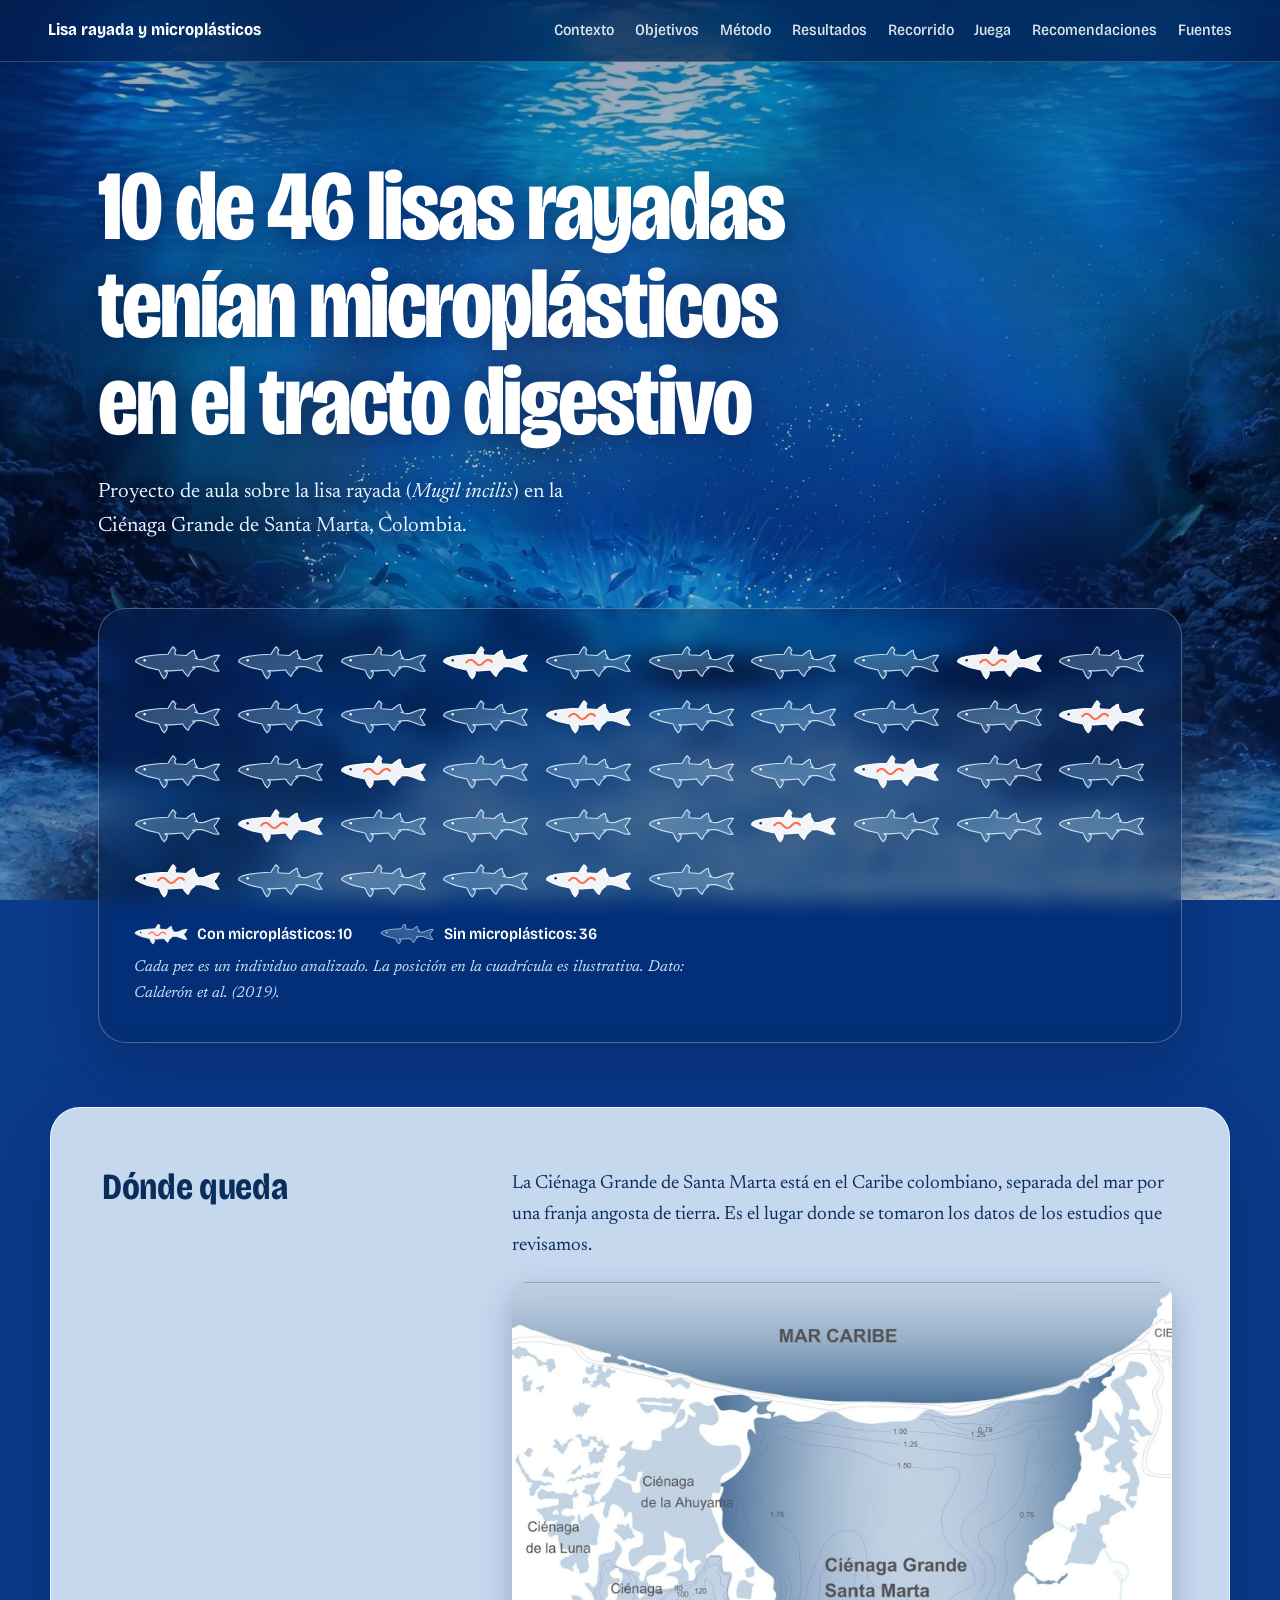
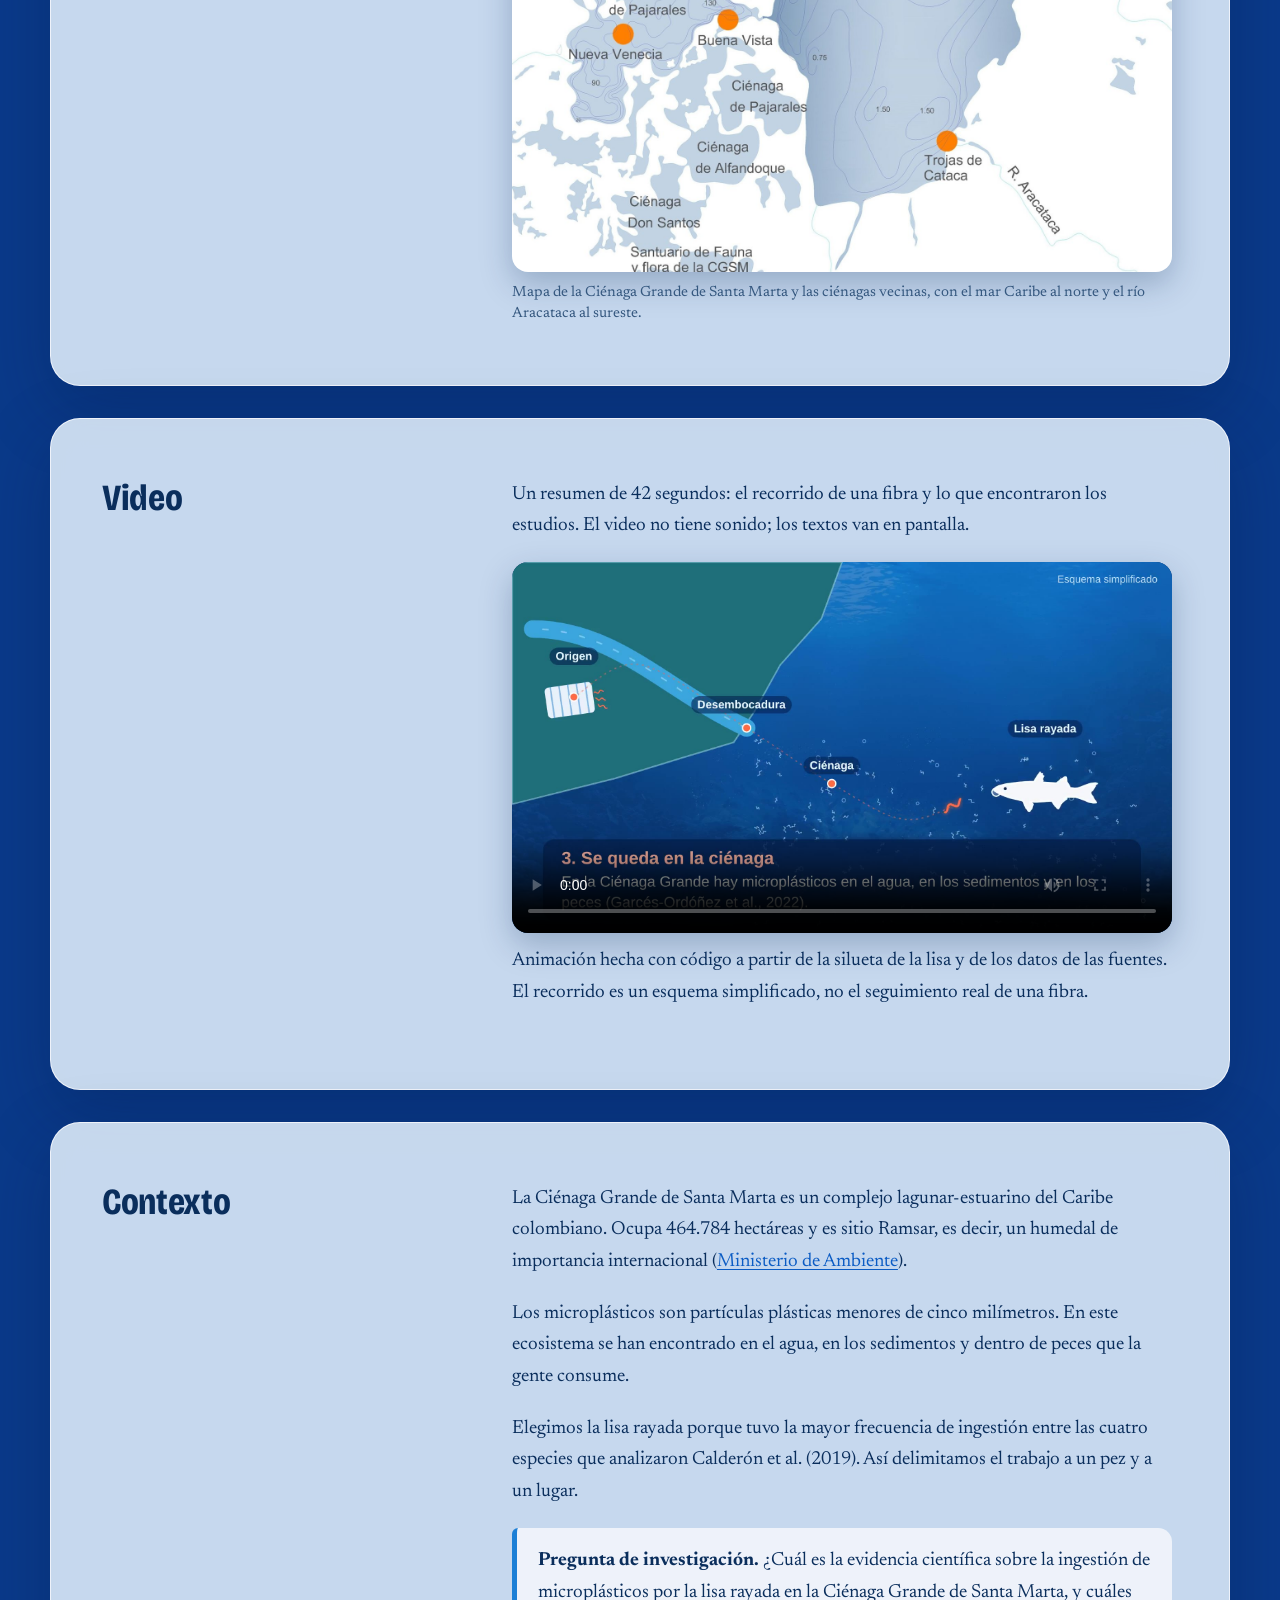
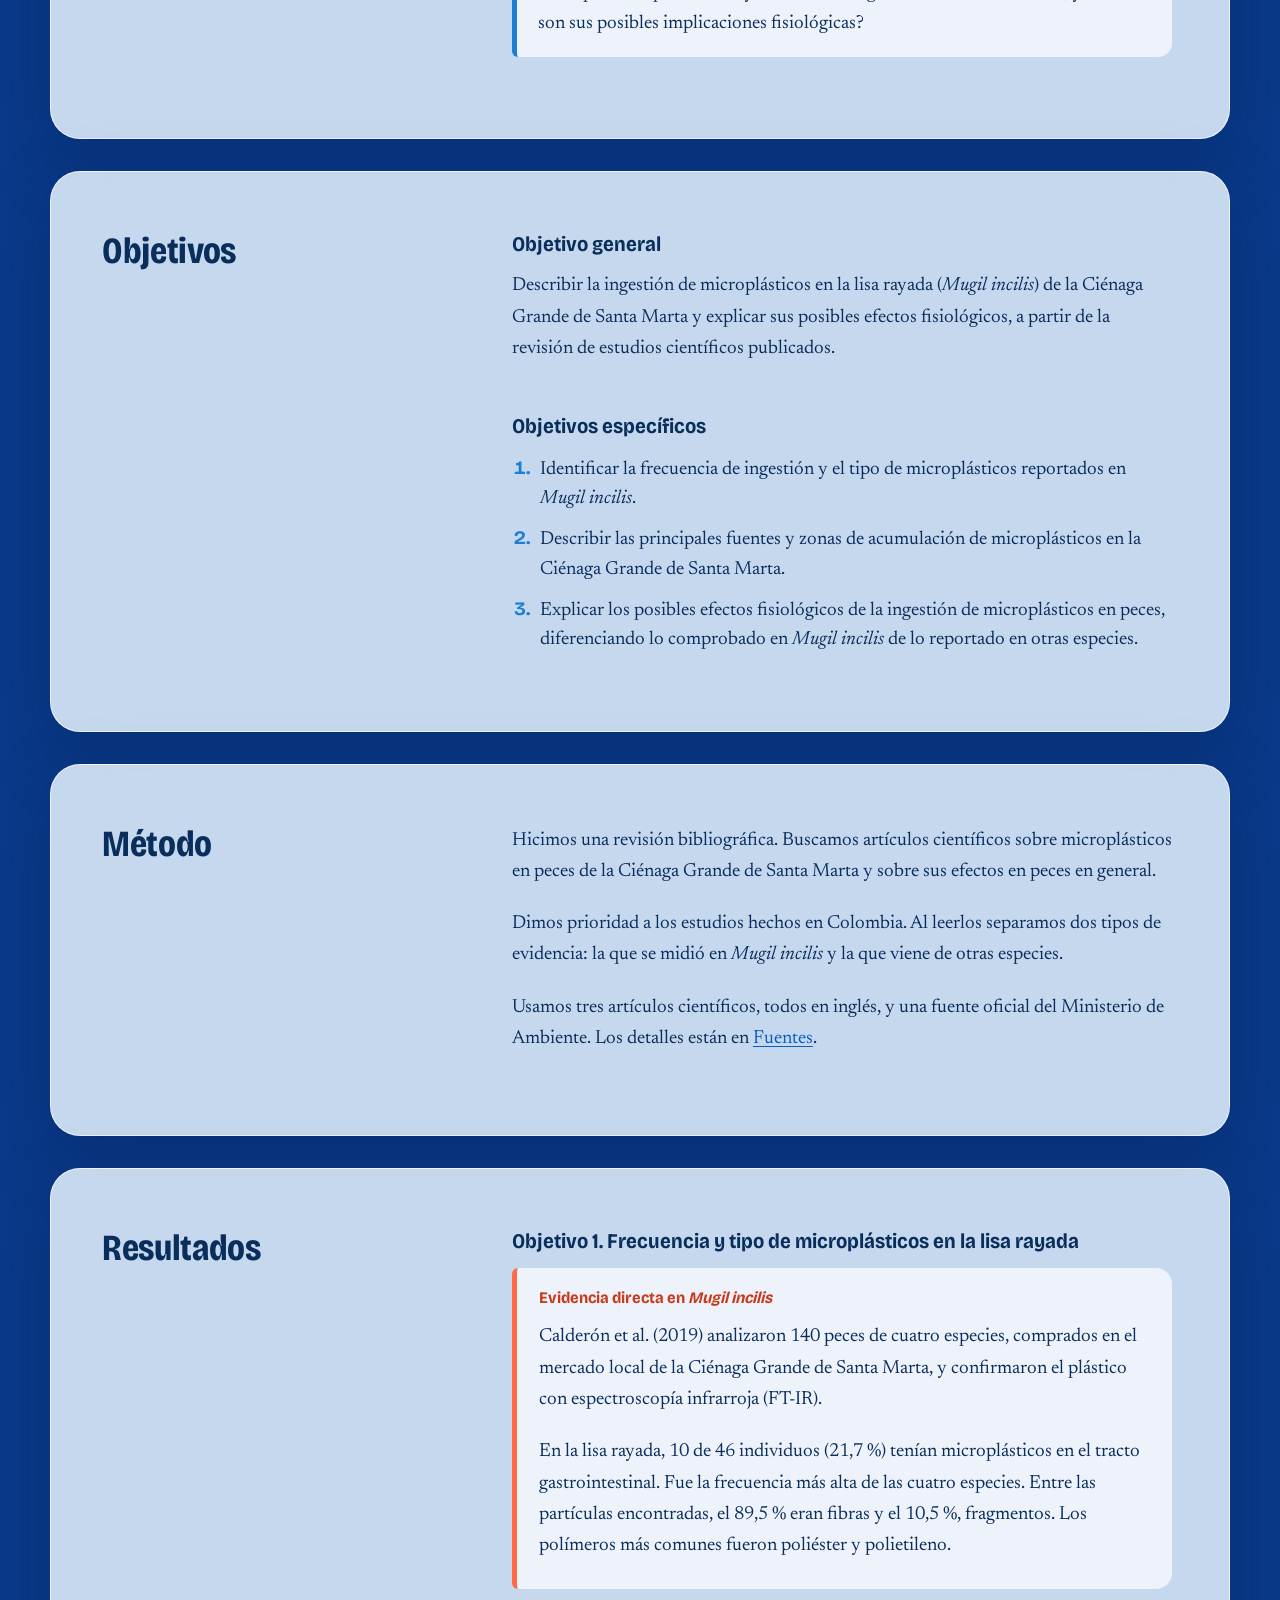
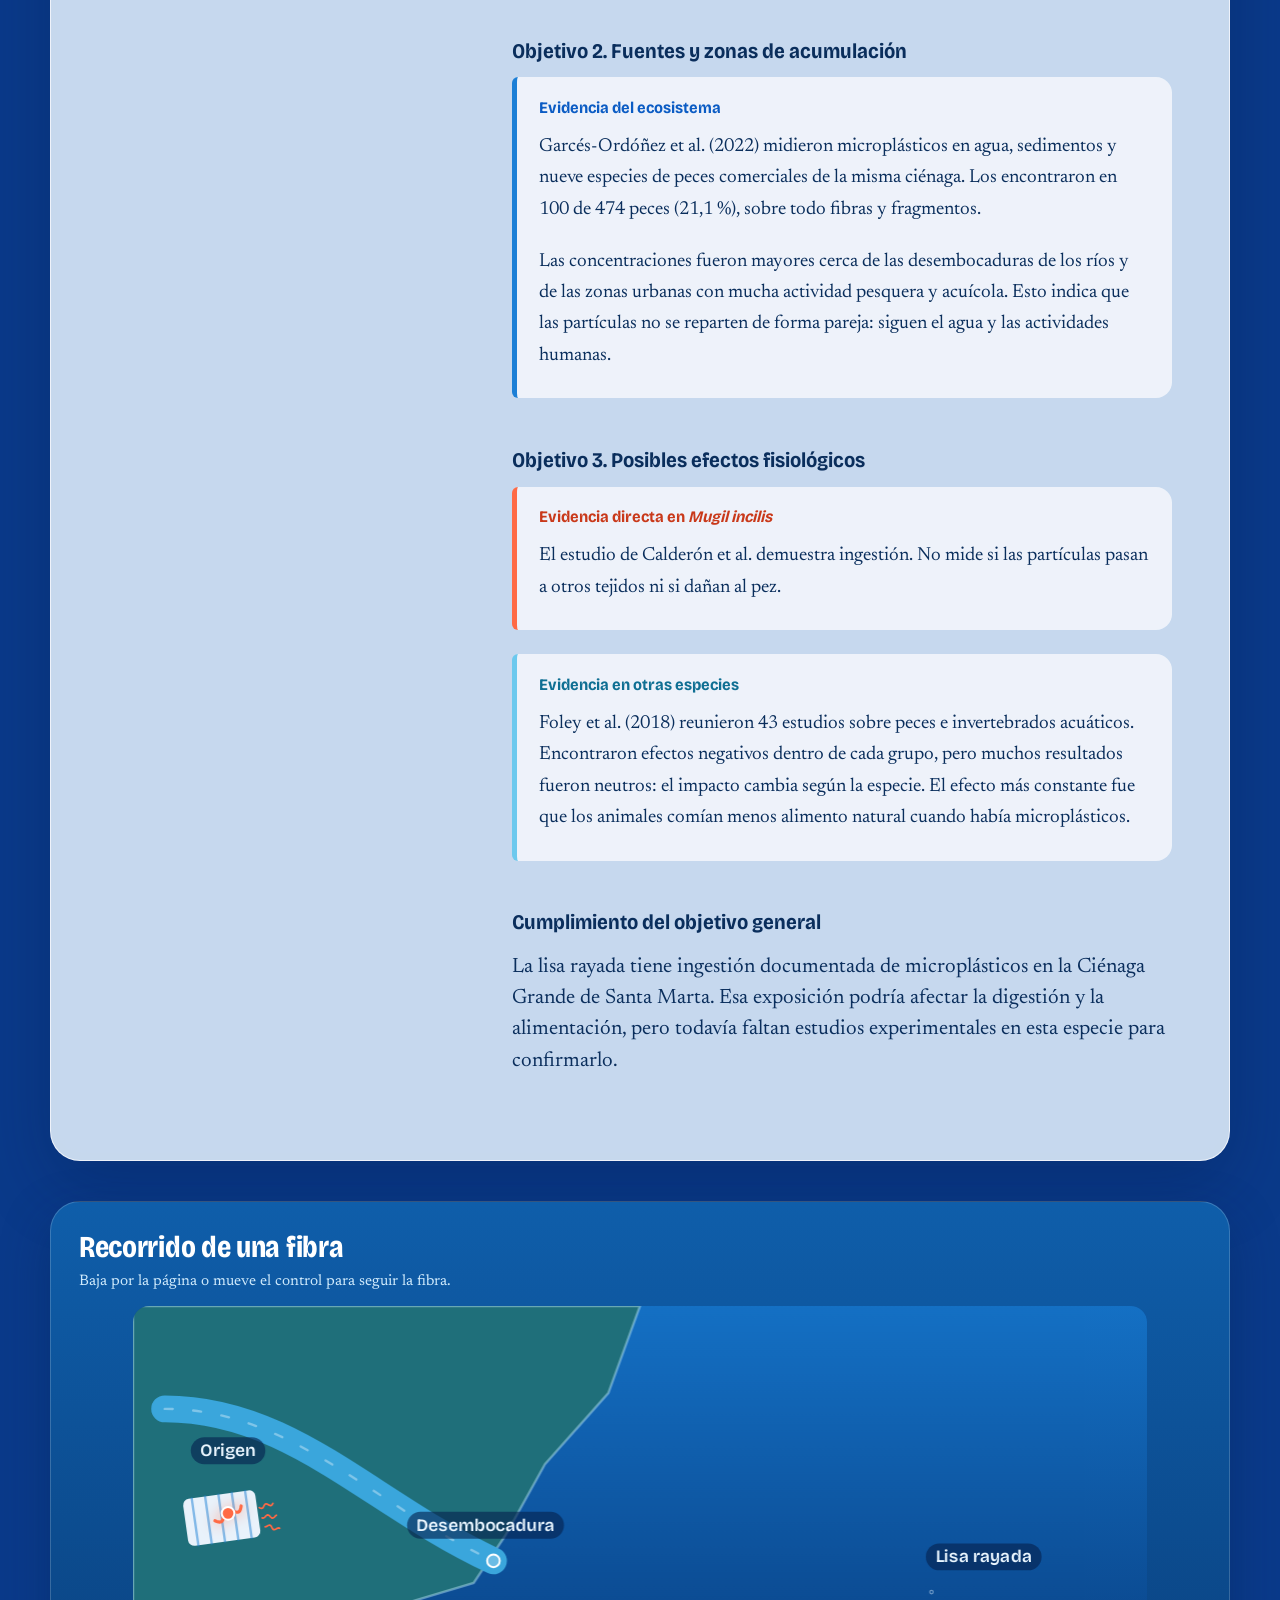
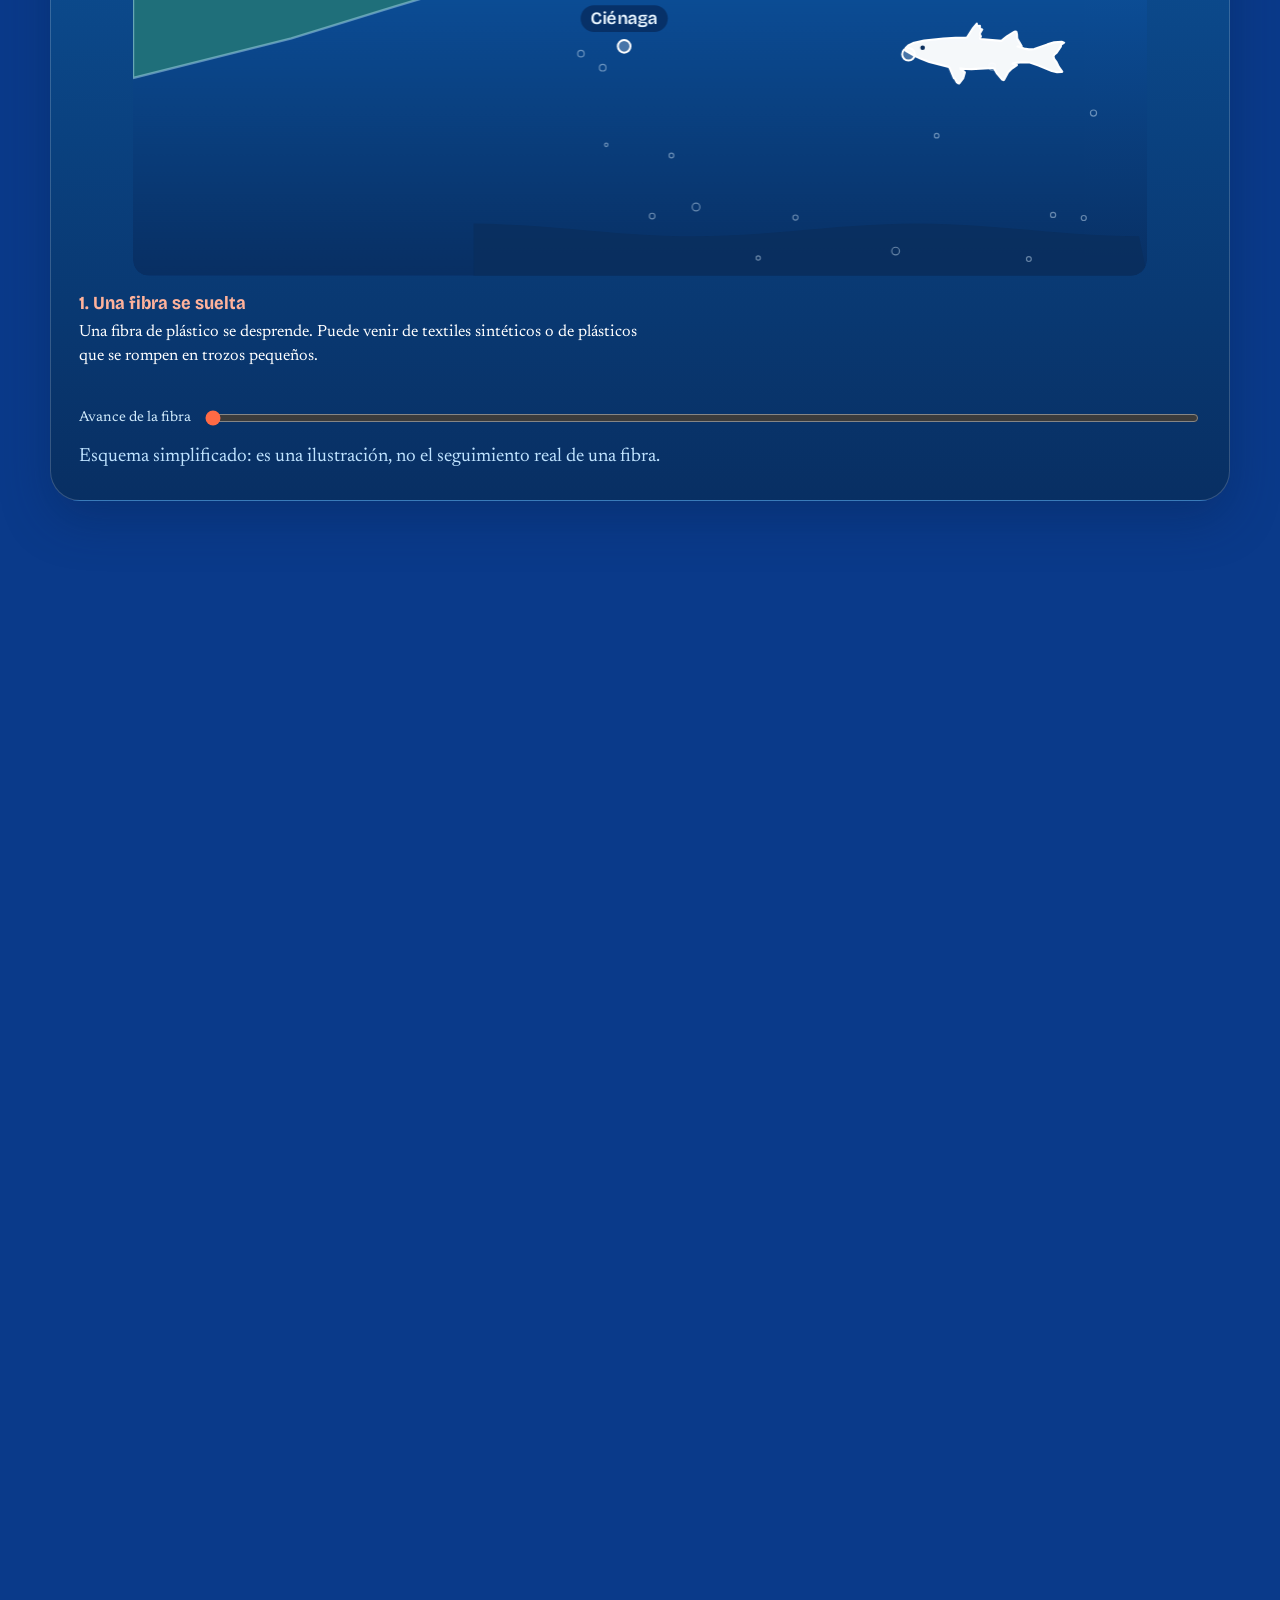
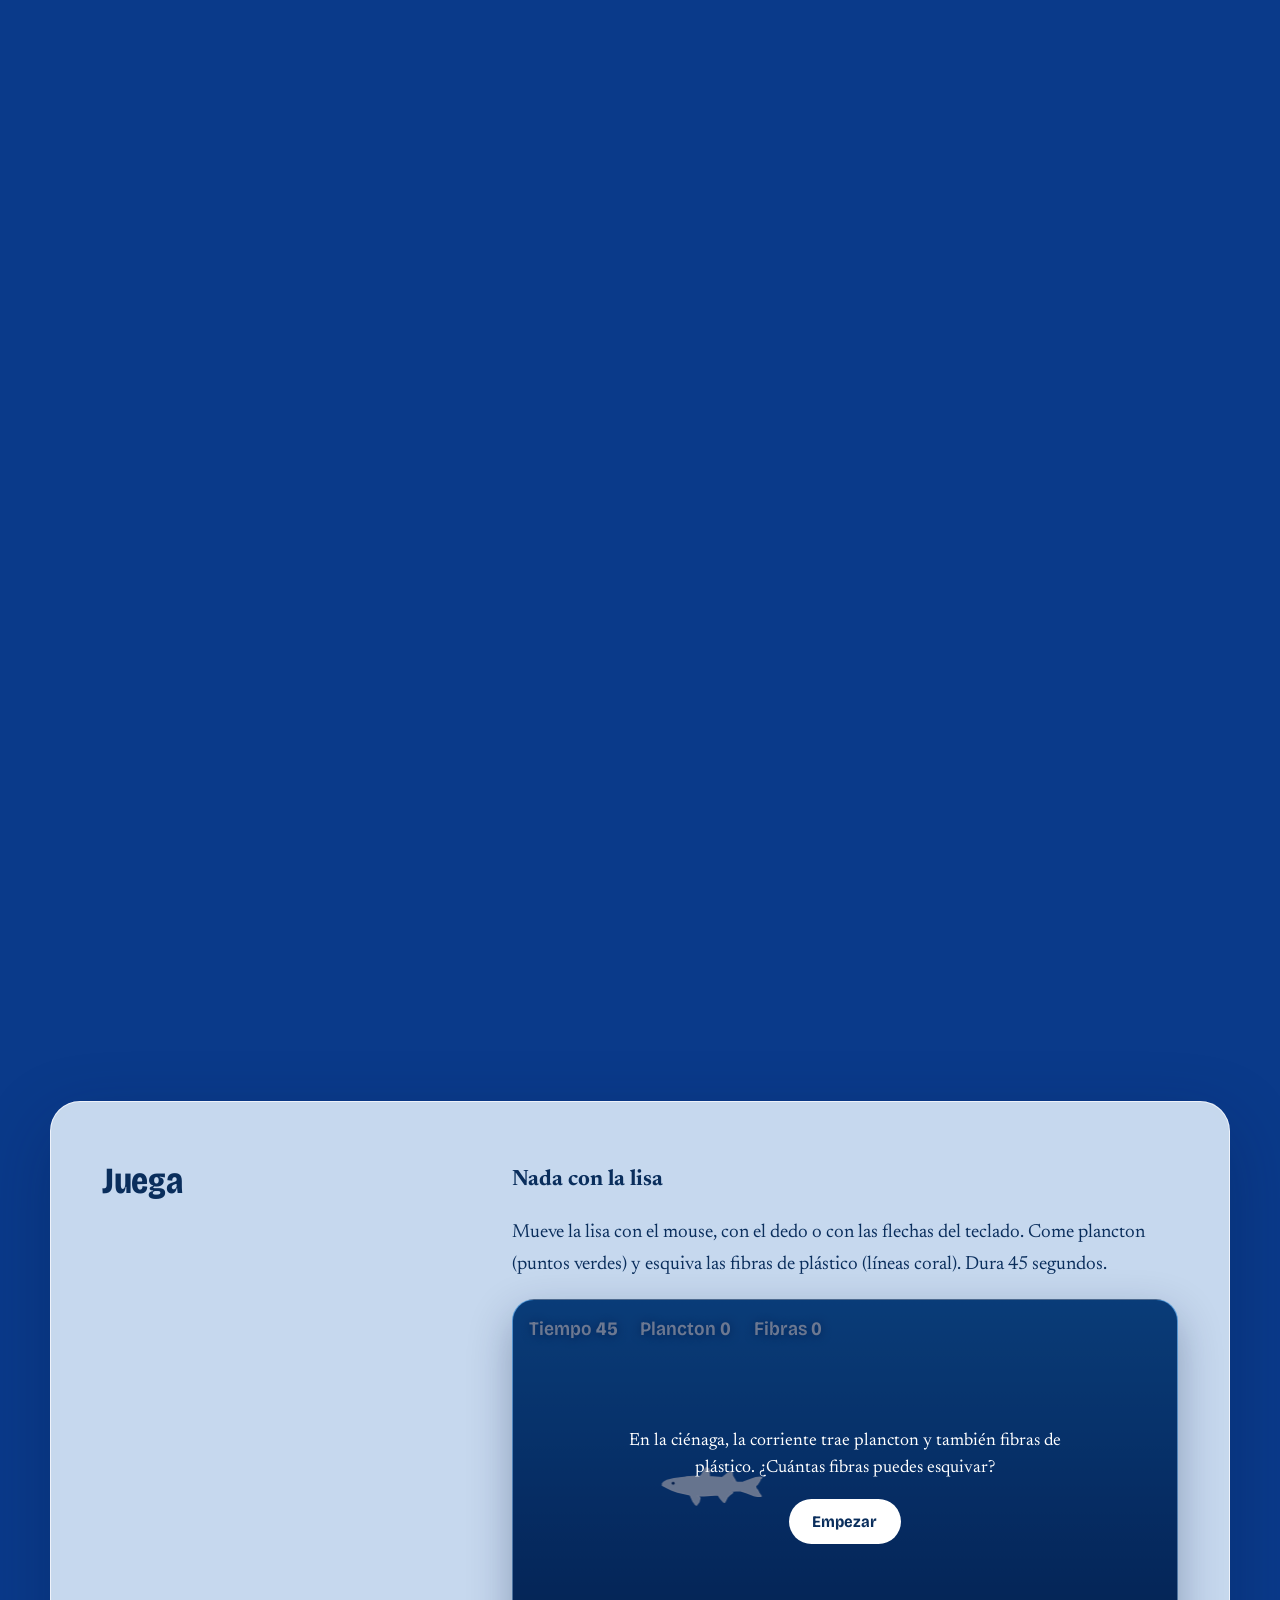
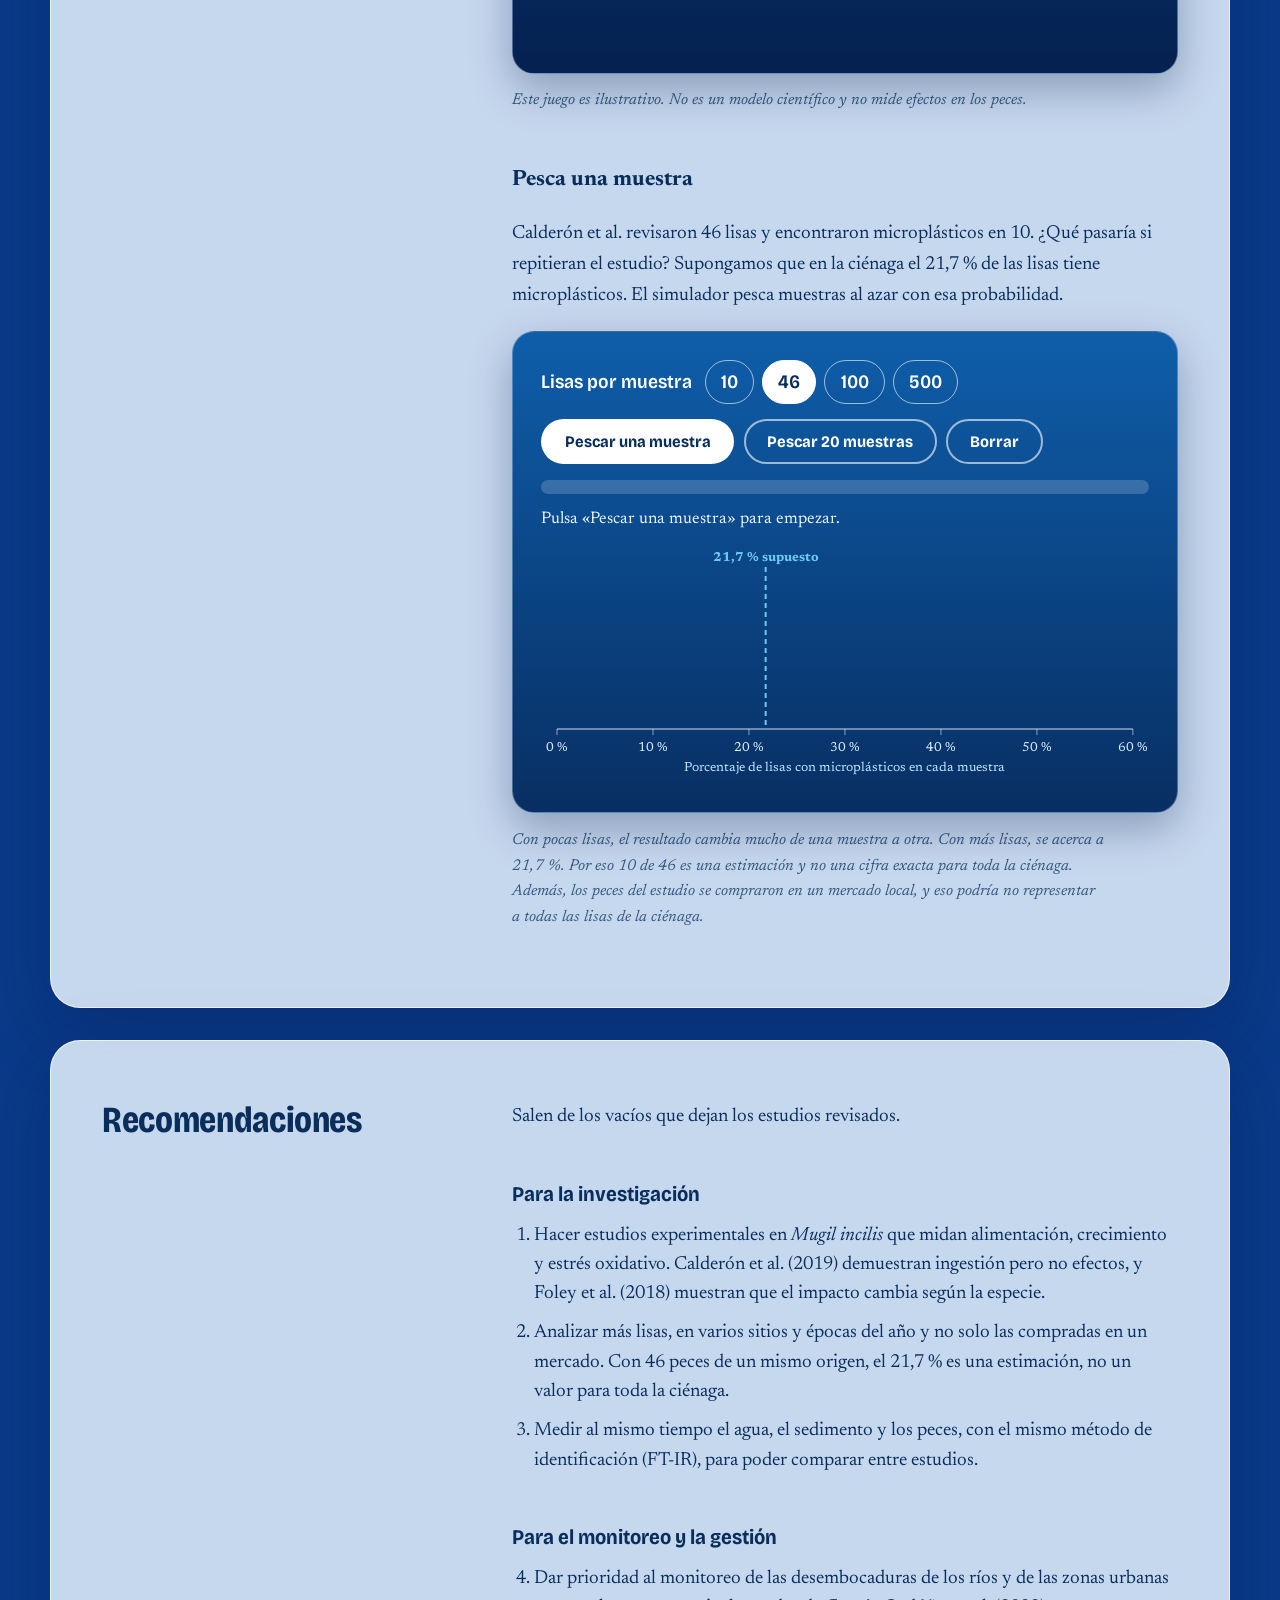
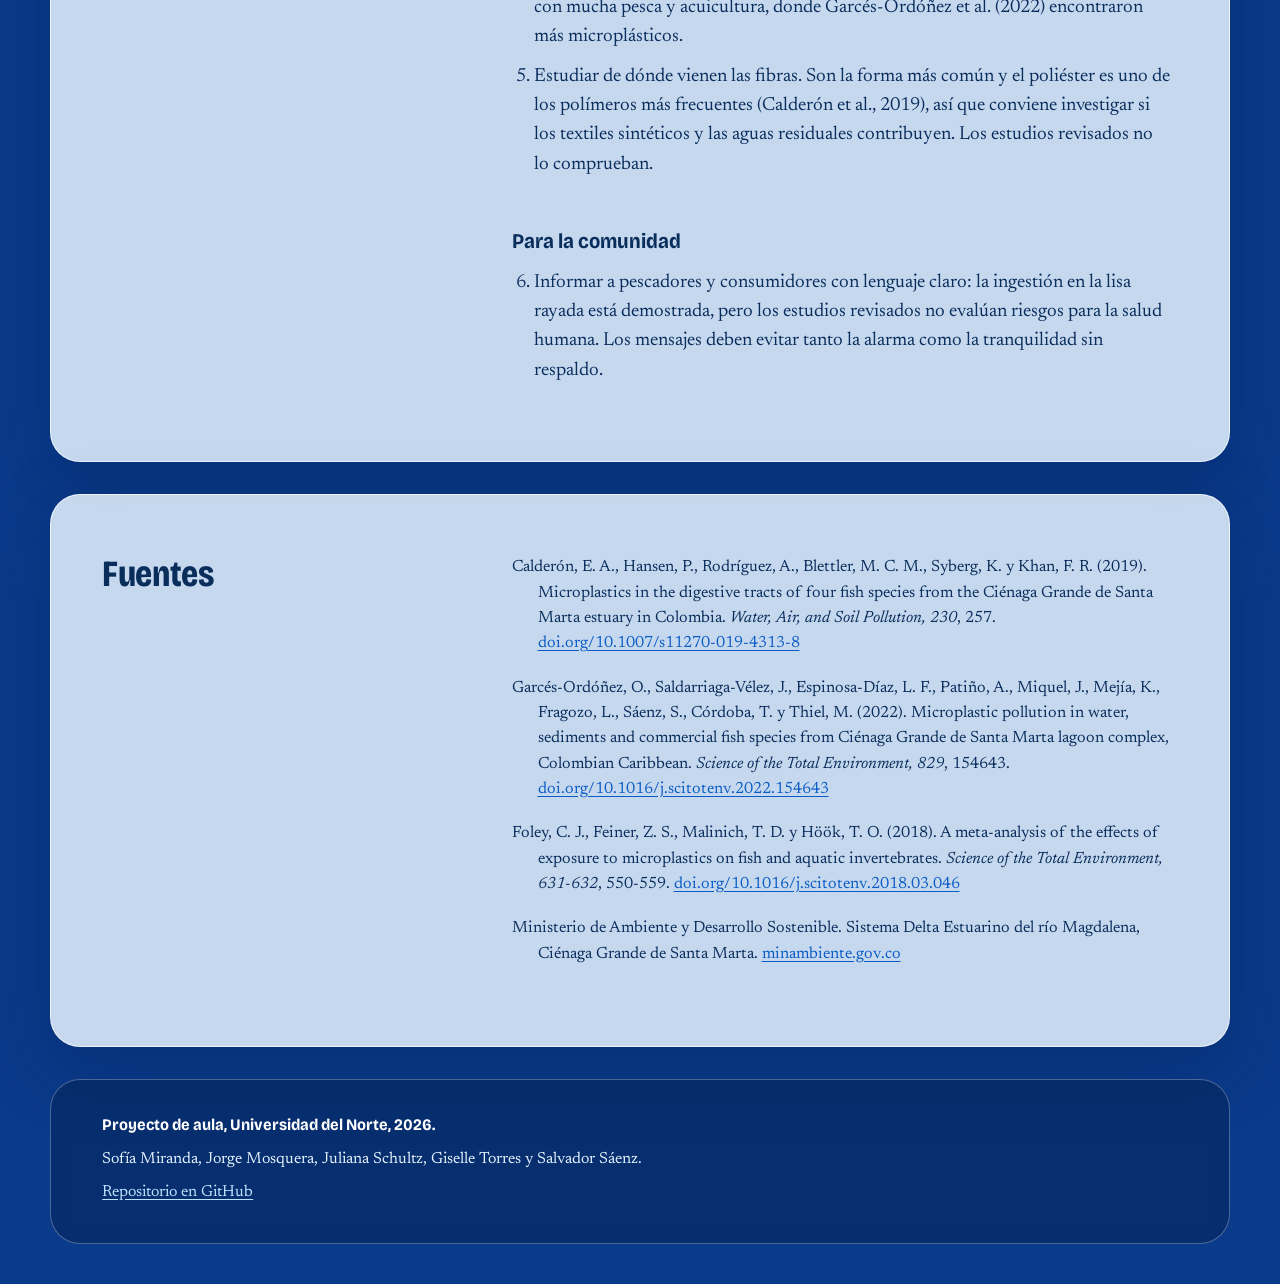
<file: docs/index.html>
<!doctype html>
<html lang="es">
<head>
  <meta charset="utf-8">
  <meta name="viewport" content="width=device-width, initial-scale=1">
  <title>Lisa rayada y microplásticos</title>
  <meta name="theme-color" content="#0a3a8a">
  <meta name="description" content="Proyecto de aula sobre la ingestión de microplásticos en la lisa rayada (Mugil incilis) de la Ciénaga Grande de Santa Marta, Colombia.">
  <link rel="preconnect" href="https://fonts.googleapis.com">
  <link rel="preconnect" href="https://fonts.gstatic.com" crossorigin>
  <link href="https://fonts.googleapis.com/css2?family=Bricolage+Grotesque:opsz,wdth,wght@12..96,75..100,300..800&family=Newsreader:ital,opsz,wght@0,6..72,400..600;1,6..72,400..600&display=swap" rel="stylesheet">
  <link rel="stylesheet" href="css/styles.css">
  <script src="js/main.js" defer></script>
  <script src="js/recorrido.js" defer></script>
  <script src="js/recorrido-web.js" defer></script>
  <script src="js/juego.js" defer></script>
  <script src="js/muestreo.js" defer></script>
</head>
<body>
  <a class="skip" href="#contenido">Ir al contenido</a>

  <header class="top">
    <a class="brand" href="#inicio">Lisa rayada y microplásticos</a>
    <nav aria-label="Secciones">
      <a href="#contexto">Contexto</a>
      <a href="#objetivos">Objetivos</a>
      <a href="#metodo">Método</a>
      <a href="#resultados">Resultados</a>
      <a href="#recorrido">Recorrido</a>
      <a href="#juega">Juega</a>
      <a href="#recomendaciones">Recomendaciones</a>
      <a href="#fuentes">Fuentes</a>
    </nav>
  </header>

  <main id="contenido">
    <section class="hero" id="inicio">
      <h1>10 de 46 lisas rayadas tenían microplásticos en el tracto digestivo</h1>
      <p class="lede">Proyecto de aula sobre la lisa rayada (<i>Mugil incilis</i>) en la Ciénaga Grande de Santa Marta, Colombia.</p>

      <figure class="school">
        <div id="school" class="school-grid" role="img" aria-label="Cuadrícula de 46 peces. Diez tienen una fibra de microplástico en el tracto digestivo.">
          <noscript><p>46 lisas rayadas analizadas; 10 tenían microplásticos.</p></noscript>
        </div>
        <figcaption>
          <span class="legend"><svg class="key with-fiber" viewBox="-1 -1 54 21.9" aria-hidden="true"><use href="#fish-with-fiber"/></svg> Con microplásticos: 10</span>
          <span class="legend"><svg class="key" viewBox="-1 -1 54 21.9" aria-hidden="true"><use href="#fish"/></svg> Sin microplásticos: 36</span>
          <span class="note">Cada pez es un individuo analizado. La posición en la cuadrícula es ilustrativa. Dato: Calderón et al. (2019).</span>
        </figcaption>
      </figure>
    </section>

    <section class="block" id="mapa">
      <h2>Dónde queda</h2>
      <div class="prose">
        <p>La Ciénaga Grande de Santa Marta está en el Caribe colombiano, separada del mar por una franja angosta de tierra. Es el lugar donde se tomaron los datos de los estudios que revisamos.</p>
        <figure class="figure-map">
          <img src="assets/img/mapa-cgsm.jpg" width="1600" height="1430" loading="lazy" alt="Mapa de la Ciénaga Grande de Santa Marta. Arriba está el mar Caribe. A la izquierda se ven las ciénagas de Pajarales, Ahuyama, La Luna, Alfandoque y Don Santos, y abajo a la derecha el río Aracataca cerca de Trojas de Cataca.">
          <figcaption>Mapa de la Ciénaga Grande de Santa Marta y las ciénagas vecinas, con el mar Caribe al norte y el río Aracataca al sureste.</figcaption>
        </figure>
      </div>
    </section>

    <section class="block" id="video">
      <h2>Video</h2>
      <div class="prose">
        <p>Un resumen de 42 segundos: el recorrido de una fibra y lo que encontraron los estudios. El video no tiene sonido; los textos van en pantalla.</p>
        <video class="video" controls preload="metadata" poster="assets/img/poster-video.jpg" playsinline>
          <source src="assets/video/lisa-rayada-microplasticos.mp4" type="video/mp4">
          Tu navegador no reproduce este video. <a href="assets/video/lisa-rayada-microplasticos.mp4">Descárgalo aquí</a>.
        </video>
        <p class="small">Animación hecha con código a partir de la silueta de la lisa y de los datos de las fuentes. El recorrido es un esquema simplificado, no el seguimiento real de una fibra.</p>
      </div>
    </section>

    <section class="block" id="contexto">
      <h2>Contexto</h2>
      <div class="prose">
        <p>La Ciénaga Grande de Santa Marta es un complejo lagunar-estuarino del Caribe colombiano. Ocupa 464.784 hectáreas y es sitio Ramsar, es decir, un humedal de importancia internacional (<a href="https://www.minambiente.gov.co/otras-medidas-efectivas-de-conservacion/sistema-delta-estuarino-del-rio-magdalena-cienaga-grande-de-santa-marta/">Ministerio de Ambiente</a>).</p>
        <p>Los microplásticos son partículas plásticas menores de cinco milímetros. En este ecosistema se han encontrado en el agua, en los sedimentos y dentro de peces que la gente consume.</p>
        <p>Elegimos la lisa rayada porque tuvo la mayor frecuencia de ingestión entre las cuatro especies que analizaron Calderón et al. (2019). Así delimitamos el trabajo a un pez y a un lugar.</p>
        <p class="question"><strong>Pregunta de investigación.</strong> ¿Cuál es la evidencia científica sobre la ingestión de microplásticos por la lisa rayada en la Ciénaga Grande de Santa Marta, y cuáles son sus posibles implicaciones fisiológicas?</p>
      </div>
    </section>

    <section class="block" id="objetivos">
      <h2>Objetivos</h2>
      <div class="prose">
        <h3>Objetivo general</h3>
        <p>Describir la ingestión de microplásticos en la lisa rayada (<i>Mugil incilis</i>) de la Ciénaga Grande de Santa Marta y explicar sus posibles efectos fisiológicos, a partir de la revisión de estudios científicos publicados.</p>
        <h3>Objetivos específicos</h3>
        <ol class="goals">
          <li>Identificar la frecuencia de ingestión y el tipo de microplásticos reportados en <i>Mugil incilis</i>.</li>
          <li>Describir las principales fuentes y zonas de acumulación de microplásticos en la Ciénaga Grande de Santa Marta.</li>
          <li>Explicar los posibles efectos fisiológicos de la ingestión de microplásticos en peces, diferenciando lo comprobado en <i>Mugil incilis</i> de lo reportado en otras especies.</li>
        </ol>
      </div>
    </section>

    <section class="block" id="metodo">
      <h2>Método</h2>
      <div class="prose">
        <p>Hicimos una revisión bibliográfica. Buscamos artículos científicos sobre microplásticos en peces de la Ciénaga Grande de Santa Marta y sobre sus efectos en peces en general.</p>
        <p>Dimos prioridad a los estudios hechos en Colombia. Al leerlos separamos dos tipos de evidencia: la que se midió en <i>Mugil incilis</i> y la que viene de otras especies.</p>
        <p>Usamos tres artículos científicos, todos en inglés, y una fuente oficial del Ministerio de Ambiente. Los detalles están en <a href="#fuentes">Fuentes</a>.</p>
      </div>
    </section>

    <section class="block" id="resultados">
      <h2>Resultados</h2>
      <div class="prose">

        <h3>Objetivo 1. Frecuencia y tipo de microplásticos en la lisa rayada</h3>
        <div class="evidence direct">
          <p class="tag">Evidencia directa en <i>Mugil incilis</i></p>
          <p>Calderón et al. (2019) analizaron 140 peces de cuatro especies, comprados en el mercado local de la Ciénaga Grande de Santa Marta, y confirmaron el plástico con espectroscopía infrarroja (FT-IR).</p>
          <p>En la lisa rayada, 10 de 46 individuos (21,7 %) tenían microplásticos en el tracto gastrointestinal. Fue la frecuencia más alta de las cuatro especies. Entre las partículas encontradas, el 89,5 % eran fibras y el 10,5 %, fragmentos. Los polímeros más comunes fueron poliéster y polietileno.</p>
        </div>

        <h3>Objetivo 2. Fuentes y zonas de acumulación</h3>
        <div class="evidence context">
          <p class="tag">Evidencia del ecosistema</p>
          <p>Garcés-Ordóñez et al. (2022) midieron microplásticos en agua, sedimentos y nueve especies de peces comerciales de la misma ciénaga. Los encontraron en 100 de 474 peces (21,1 %), sobre todo fibras y fragmentos.</p>
          <p>Las concentraciones fueron mayores cerca de las desembocaduras de los ríos y de las zonas urbanas con mucha actividad pesquera y acuícola. Esto indica que las partículas no se reparten de forma pareja: siguen el agua y las actividades humanas.</p>
        </div>

        <h3>Objetivo 3. Posibles efectos fisiológicos</h3>
        <div class="evidence direct">
          <p class="tag">Evidencia directa en <i>Mugil incilis</i></p>
          <p>El estudio de Calderón et al. demuestra ingestión. No mide si las partículas pasan a otros tejidos ni si dañan al pez.</p>
        </div>
        <div class="evidence other">
          <p class="tag">Evidencia en otras especies</p>
          <p>Foley et al. (2018) reunieron 43 estudios sobre peces e invertebrados acuáticos. Encontraron efectos negativos dentro de cada grupo, pero muchos resultados fueron neutros: el impacto cambia según la especie. El efecto más constante fue que los animales comían menos alimento natural cuando había microplásticos.</p>
        </div>

        <h3>Cumplimiento del objetivo general</h3>
        <p class="conclusion">La lisa rayada tiene ingestión documentada de microplásticos en la Ciénaga Grande de Santa Marta. Esa exposición podría afectar la digestión y la alimentación, pero todavía faltan estudios experimentales en esta especie para confirmarlo.</p>
      </div>
    </section>

    <section class="journey" id="recorrido" aria-labelledby="recorrido-h">
      <div class="journey-pin">
        <div class="journey-panel">
          <h2 id="recorrido-h">Recorrido de una fibra</h2>
          <p class="journey-hint">Baja por la página o mueve el control para seguir la fibra.</p>
          <canvas id="j-canvas" class="journey-canvas" width="1280" height="720" role="img" aria-label="Esquema: una fibra de plástico sale de una tela, baja por un río hasta la ciénaga y es ingerida por una lisa rayada."></canvas>
          <div class="journey-cap" aria-live="polite">
            <h3 id="j-title"></h3>
            <p id="j-text"></p>
          </div>
          <label class="journey-range">
            <span>Avance de la fibra</span>
            <input id="j-range" type="range" min="0" max="1000" value="0">
          </label>
          <p class="small journey-note">Esquema simplificado: es una ilustración, no el seguimiento real de una fibra.</p>
          <noscript><ol class="small"><li>Una fibra de plástico se suelta de textiles sintéticos o de plásticos fragmentados.</li><li>Llega al agua cerca de la desembocadura de un río.</li><li>Se queda en el agua y el sedimento de la ciénaga.</li><li>La lisa la ingiere: 10 de 46 lisas tenían microplásticos (Calderón et al., 2019).</li></ol></noscript>
        </div>
      </div>
    </section>

    <section class="block" id="juega">
      <h2>Juega</h2>
      <div class="play">

        <h3>Nada con la lisa</h3>
        <p>Mueve la lisa con el mouse, con el dedo o con las flechas del teclado. Come plancton (puntos verdes) y esquiva las fibras de plástico (líneas coral). Dura 45 segundos.</p>
        <div class="stage" id="juego-stage">
          <canvas id="juego-canvas" role="img" aria-label="Juego: una lisa rayada nada contra la corriente, come plancton y esquiva fibras de plástico."></canvas>
          <div class="hud" aria-hidden="true">
            <span>Tiempo <b id="hud-time">45</b></span>
            <span>Plancton <b id="hud-food">0</b></span>
            <span>Fibras <b id="hud-fiber">0</b></span>
          </div>
          <div class="overlay" id="juego-overlay">
            <div class="overlay-card">
              <p id="juego-msg" aria-live="polite">En la ciénaga, la corriente trae plancton y también fibras de plástico. ¿Cuántas fibras puedes esquivar?</p>
              <button class="btn" id="juego-start" type="button">Empezar</button>
            </div>
          </div>
        </div>
        <p class="small">Este juego es ilustrativo. No es un modelo científico y no mide efectos en los peces.</p>

        <h3 class="second">Pesca una muestra</h3>
        <p>Calderón et al. revisaron 46 lisas y encontraron microplásticos en 10. ¿Qué pasaría si repitieran el estudio? Supongamos que en la ciénaga el 21,7 % de las lisas tiene microplásticos. El simulador pesca muestras al azar con esa probabilidad.</p>
        <div class="lab" id="muestreo">
          <div class="lab-controls">
            <div class="chips" role="group" aria-labelledby="m-label">
              <span id="m-label">Lisas por muestra</span>
              <button type="button" class="chip" data-n="10" aria-pressed="false">10</button>
              <button type="button" class="chip" data-n="46" aria-pressed="true">46</button>
              <button type="button" class="chip" data-n="100" aria-pressed="false">100</button>
              <button type="button" class="chip" data-n="500" aria-pressed="false">500</button>
            </div>
            <div class="lab-actions">
              <button type="button" class="btn" id="m-one">Pescar una muestra</button>
              <button type="button" class="btn ghost" id="m-many">Pescar 20 muestras</button>
              <button type="button" class="btn ghost" id="m-reset">Borrar</button>
            </div>
          </div>
          <div id="m-fish" class="sample-grid" aria-hidden="true"></div>
          <div class="bar" id="m-bar" aria-hidden="true"><span></span></div>
          <p id="m-readout" class="readout" aria-live="polite"></p>
          <svg id="m-plot" class="plot" role="img" aria-label="Gráfico de puntos vacío."></svg>
          <p id="m-summary" class="readout"></p>
        </div>
        <p class="small">Con pocas lisas, el resultado cambia mucho de una muestra a otra. Con más lisas, se acerca a 21,7 %. Por eso 10 de 46 es una estimación y no una cifra exacta para toda la ciénaga. Además, los peces del estudio se compraron en un mercado local, y eso podría no representar a todas las lisas de la ciénaga.</p>
      </div>
    </section>

    <section class="block" id="recomendaciones">
      <h2>Recomendaciones</h2>
      <div class="prose">
        <p>Salen de los vacíos que dejan los estudios revisados.</p>

        <h3>Para la investigación</h3>
        <ol>
          <li>Hacer estudios experimentales en <i>Mugil incilis</i> que midan alimentación, crecimiento y estrés oxidativo. Calderón et al. (2019) demuestran ingestión pero no efectos, y Foley et al. (2018) muestran que el impacto cambia según la especie.</li>
          <li>Analizar más lisas, en varios sitios y épocas del año y no solo las compradas en un mercado. Con 46 peces de un mismo origen, el 21,7 % es una estimación, no un valor para toda la ciénaga.</li>
          <li>Medir al mismo tiempo el agua, el sedimento y los peces, con el mismo método de identificación (FT-IR), para poder comparar entre estudios.</li>
        </ol>

        <h3>Para el monitoreo y la gestión</h3>
        <ol start="4">
          <li>Dar prioridad al monitoreo de las desembocaduras de los ríos y de las zonas urbanas con mucha pesca y acuicultura, donde Garcés-Ordóñez et al. (2022) encontraron más microplásticos.</li>
          <li>Estudiar de dónde vienen las fibras. Son la forma más común y el poliéster es uno de los polímeros más frecuentes (Calderón et al., 2019), así que conviene investigar si los textiles sintéticos y las aguas residuales contribuyen. Los estudios revisados no lo comprueban.</li>
        </ol>

        <h3>Para la comunidad</h3>
        <ol start="6">
          <li>Informar a pescadores y consumidores con lenguaje claro: la ingestión en la lisa rayada está demostrada, pero los estudios revisados no evalúan riesgos para la salud humana. Los mensajes deben evitar tanto la alarma como la tranquilidad sin respaldo.</li>
        </ol>
      </div>
    </section>

    <section class="block" id="fuentes">
      <h2>Fuentes</h2>
      <div class="prose">
        <ul class="refs">
          <li>Calderón, E. A., Hansen, P., Rodríguez, A., Blettler, M. C. M., Syberg, K. y Khan, F. R. (2019). Microplastics in the digestive tracts of four fish species from the Ciénaga Grande de Santa Marta estuary in Colombia. <i>Water, Air, and Soil Pollution, 230</i>, 257. <a href="https://doi.org/10.1007/s11270-019-4313-8">doi.org/10.1007/s11270-019-4313-8</a></li>
          <li>Garcés-Ordóñez, O., Saldarriaga-Vélez, J., Espinosa-Díaz, L. F., Patiño, A., Miquel, J., Mejía, K., Fragozo, L., Sáenz, S., Córdoba, T. y Thiel, M. (2022). Microplastic pollution in water, sediments and commercial fish species from Ciénaga Grande de Santa Marta lagoon complex, Colombian Caribbean. <i>Science of the Total Environment, 829</i>, 154643. <a href="https://doi.org/10.1016/j.scitotenv.2022.154643">doi.org/10.1016/j.scitotenv.2022.154643</a></li>
          <li>Foley, C. J., Feiner, Z. S., Malinich, T. D. y Höök, T. O. (2018). A meta-analysis of the effects of exposure to microplastics on fish and aquatic invertebrates. <i>Science of the Total Environment, 631-632</i>, 550-559. <a href="https://doi.org/10.1016/j.scitotenv.2018.03.046">doi.org/10.1016/j.scitotenv.2018.03.046</a></li>
          <li>Ministerio de Ambiente y Desarrollo Sostenible. Sistema Delta Estuarino del río Magdalena, Ciénaga Grande de Santa Marta. <a href="https://www.minambiente.gov.co/otras-medidas-efectivas-de-conservacion/sistema-delta-estuarino-del-rio-magdalena-cienaga-grande-de-santa-marta/">minambiente.gov.co</a></li>
        </ul>
      </div>
    </section>
  </main>

  <footer class="foot">
    <p><strong>Proyecto de aula, Universidad del Norte, 2026.</strong></p>
    <p>Sofía Miranda, Jorge Mosquera, Juliana Schultz, Giselle Torres y Salvador Sáenz.</p>
    <p><a href="https://github.com/">Repositorio en GitHub</a></p>
  </footer>

  <!-- Símbolos reutilizables de los peces -->
  <svg width="0" height="0" style="position:absolute" aria-hidden="true" focusable="false">
    <defs>
      <g id="fish" style="fill:var(--fish-fill,#b0def8);stroke:var(--fish-stroke,#e2f4ff);stroke-width:0.7;stroke-linejoin:round">
        <path d="M0.04 8.62 L0.20 9.06 L0.00 9.30 L0.11 9.55 L2.86 11.02 L4.99 11.97 L7.90 12.98 L14.36 14.45 L14.65 14.85 L16.15 18.17 L16.43 18.26 L17.11 19.40 L17.55 19.77 L17.84 19.84 L19.12 18.10 L19.64 16.15 L19.42 15.88 L18.19 15.07 L18.10 14.85 L20.04 15.02 L21.75 15.00 L28.95 14.45 L29.21 14.63 L30.25 16.28 L31.96 18.15 L32.40 18.37 L32.58 18.26 L33.85 15.75 L35.06 14.50 L36.67 13.31 L36.65 13.18 L35.17 12.89 L35.68 12.67 L38.32 12.34 L40.89 12.36 L43.77 13.24 L48.19 14.98 L49.91 15.27 L51.47 15.22 L51.60 15.09 L50.44 13.57 L49.65 12.03 L48.88 11.06 L48.57 10.18 L48.85 9.57 L49.62 8.93 L50.90 6.91 L51.03 6.20 L51.98 5.54 L51.16 5.28 L48.72 5.54 L46.52 6.25 L42.26 7.90 L40.45 8.05 L38.91 7.83 L36.69 7.19 L37.99 7.19 L38.08 7.08 L36.56 4.62 L36.43 3.08 L36.23 2.42 L36.05 2.29 L35.50 2.40 L33.17 3.94 L31.37 5.48 L24.44 5.04 L24.31 4.82 L24.61 4.16 L24.31 3.70 L24.28 3.15 L24.99 1.91 L24.50 1.76 L24.24 1.47 L24.20 0.70 L23.58 0.77 L23.27 0.59 L23.16 0.00 L21.97 1.52 L20.17 4.51 L19.93 4.71 L16.32 4.84 L12.34 5.19 L6.03 6.03 L2.40 6.95 L0.86 7.76Z"/>
        <circle cx="5.6" cy="8.4" r="0.75" style="fill:var(--fish-eye,#fff);stroke:none"/>
      </g>
      <g id="fish-with-fiber">
        <use href="#fish"/>
        <path d="M14 9.8q2.7-3.4 5.4 0t5.4 0t5.4 0" style="fill:none;stroke:#ff6a45;stroke-width:1.3;stroke-linecap:round"/>
      </g>
    </defs>
  </svg>
</body>
</html>
</file>
<file: docs/css/styles.css>
:root {
  /* Océano claro */
  --foam: #eaf6ff;
  --sky: #cfeafc;
  --aqua: #6cc9ee;
  --ocean: #1c7fd6;
  --deep: #0a2e5c;
  --deep-soft: #35587f;
  --coral: #ff6a45;      /* la fibra de microplástico */
  --coral-text: #c9391a; /* versión legible sobre fondo claro */

  --glass: rgba(236, 247, 255, 0.84);
  --glass-edge: rgba(255, 255, 255, 0.7);
  --glass-dark: rgba(5, 34, 80, 0.46);

  --display: "Bricolage Grotesque", "Arial Narrow", system-ui, sans-serif;
  --text: "Newsreader", Georgia, "Times New Roman", serif;
  --gutter: clamp(1rem, 4vw, 3rem);
  --wrap: 1180px;
}

*, *::before, *::after { box-sizing: border-box; }
html { scroll-behavior: smooth; }

body {
  margin: 0;
  background: #0a3a8a;
  color: var(--deep);
  font-family: var(--text);
  font-size: 1.1875rem;
  line-height: 1.65;
  -webkit-font-smoothing: antialiased;
}

/* Fondo: la foto queda fija y el contenido se desliza sobre ella */
body::before {
  content: "";
  position: fixed; inset: 0; z-index: -2;
  background: #0a3a8a url("../assets/img/fondo-oceano.jpg") center bottom / cover no-repeat;
}
body::after {
  content: "";
  position: fixed; inset: 0; z-index: -1;
  background: linear-gradient(to bottom, rgba(3, 24, 66, 0.42) 0%, rgba(3, 24, 66, 0.12) 45%, rgba(3, 24, 66, 0.3) 100%);
  pointer-events: none;
}
@media (max-width: 700px) {
  body::before { background-image: url("../assets/img/fondo-oceano-movil.jpg"); background-position: 50% bottom; }
}

a { color: #0b5cc4; text-underline-offset: 0.18em; }
a:hover { color: var(--deep); }
a:focus-visible, .skip:focus-visible {
  outline: 3px solid var(--coral);
  outline-offset: 3px;
  border-radius: 3px;
}

.skip {
  position: absolute; left: var(--gutter); top: -4rem;
  background: var(--deep); color: #fff;
  padding: 0.6rem 1rem; z-index: 20; border-radius: 8px;
}
.skip:focus { top: 0.75rem; }

/* ---------- Encabezado ---------- */
.top {
  position: sticky; top: 0; z-index: 10;
  display: flex; flex-wrap: wrap; align-items: baseline;
  justify-content: space-between; gap: 0.5rem 2rem;
  padding: 0.9rem var(--gutter);
  font-family: var(--display); font-stretch: 90%;
  color: #fff;
  background: rgba(4, 30, 74, 0.66);
  border-bottom: 1px solid rgba(255, 255, 255, 0.18);
  -webkit-backdrop-filter: blur(14px) saturate(1.2);
  backdrop-filter: blur(14px) saturate(1.2);
}
@supports not ((backdrop-filter: blur(1px)) or (-webkit-backdrop-filter: blur(1px))) {
  .top { background: rgba(4, 30, 74, 0.92); }
}
.brand { font-weight: 700; font-size: 1.05rem; color: #fff; text-decoration: none; }
.top nav { display: flex; flex-wrap: wrap; gap: 0.3rem 1.3rem; }
.top nav a {
  color: rgba(255, 255, 255, 0.88); text-decoration: none;
  font-size: 0.98rem; font-weight: 500;
  padding: 0.15rem 0; border-bottom: 2px solid transparent;
}
.top nav a:hover { color: #fff; border-bottom-color: var(--aqua); }

/* ---------- Hero ---------- */
.hero {
  max-width: var(--wrap); margin: 0 auto;
  padding: clamp(2.5rem, 8vw, 6rem) var(--gutter) clamp(2.5rem, 6vw, 4rem);
  color: #fff;
}
.hero h1 {
  margin: 0; max-width: 17ch;
  font-family: var(--display); font-stretch: 78%; font-weight: 750;
  font-size: clamp(2.6rem, 8vw, 6.2rem);
  line-height: 0.98; letter-spacing: -0.02em; text-wrap: balance;
  text-shadow: 0 2px 30px rgba(2, 22, 64, 0.55);
}
.lede {
  max-width: 46ch; margin: 1.6rem 0 0;
  font-size: 1.3rem; color: var(--foam);
  text-shadow: 0 1px 14px rgba(2, 22, 64, 0.6);
}

/* Cuadrícula de peces sobre vidrio oscuro */
.school {
  margin: clamp(2.5rem, 6vw, 4rem) 0 0;
  padding: clamp(1.1rem, 3vw, 2.2rem);
  background: var(--glass-dark);
  border: 1px solid rgba(255, 255, 255, 0.28);
  border-radius: 28px;
  -webkit-backdrop-filter: blur(10px) saturate(1.2);
  backdrop-filter: blur(10px) saturate(1.2);
  box-shadow: 0 20px 60px rgba(2, 20, 60, 0.35);
}
.school-grid {
  display: grid;
  grid-template-columns: repeat(10, minmax(0, 1fr));
  gap: clamp(0.6rem, 1.6vw, 1.2rem) clamp(0.5rem, 1.2vw, 1rem);
}

/* Los símbolos de <use> leen estas variables: las clases no entran en su contenido. */
.fish, .key {
  --fish-fill: rgba(176, 222, 248, 0.26);
  --fish-stroke: rgba(226, 244, 255, 0.85);
  --fish-eye: #ffffff;
}
.fish { display: block; width: 100%; height: auto; overflow: visible; }
.fish.has-fiber, .key.with-fiber {
  --fish-fill: rgba(255, 255, 255, 0.94);
  --fish-stroke: #ffffff;
  --fish-eye: var(--deep);
}
.fish .fiber {
  fill: none; stroke: var(--coral); stroke-width: 1.3; stroke-linecap: round;
  stroke-dasharray: 1; stroke-dashoffset: 1;
}
.school.is-drawn .fish .fiber,
.no-motion .fish .fiber { stroke-dashoffset: 0; }

@media (prefers-reduced-motion: no-preference) {
  .fish .fiber { transition: stroke-dashoffset 0.9s cubic-bezier(.3,.7,.2,1); transition-delay: calc(var(--n, 0) * 170ms); }
}
@media (prefers-reduced-motion: reduce) {
  .fish .fiber { stroke-dashoffset: 0; transition: none; }
}

.school figcaption {
  display: flex; flex-wrap: wrap; align-items: center; gap: 0.5rem 1.75rem;
  margin-top: 1.4rem;
  font-family: var(--display); font-stretch: 92%; font-size: 0.98rem; color: #fff;
}
.legend { display: inline-flex; align-items: center; gap: 0.55rem; font-weight: 600; }
.key { width: 3.4rem; height: auto; overflow: visible; }
.school figcaption .note {
  flex-basis: 100%; max-width: 62ch;
  color: #cfe6f8;
  font-family: var(--text); font-size: 0.98rem; font-style: italic;
}

/* ---------- Secciones: paneles de vidrio claro ---------- */
.block {
  display: grid;
  grid-template-columns: minmax(0, 4fr) minmax(0, 8fr);
  gap: 1.25rem clamp(2rem, 6vw, 5rem);
  max-width: var(--wrap);
  margin: 0 auto clamp(1.25rem, 3vw, 2rem);
  padding: clamp(2rem, 5vw, 3.75rem) clamp(1.25rem, 4vw, 3.25rem);
  background: var(--glass);
  border: 1px solid var(--glass-edge);
  border-radius: 30px;
  -webkit-backdrop-filter: blur(16px) saturate(1.15);
  backdrop-filter: blur(16px) saturate(1.15);
  box-shadow: 0 24px 70px rgba(2, 24, 70, 0.28);
  scroll-margin-top: 4.5rem;
}
@media (min-width: 1240px) { .block { margin-left: auto; margin-right: auto; } }
@media (max-width: 1240px) { .block { margin-left: var(--gutter); margin-right: var(--gutter); } }

.block > h2 {
  position: sticky; top: 5rem; align-self: start;
  margin: 0;
  font-family: var(--display); font-stretch: 82%; font-weight: 720;
  font-size: clamp(1.7rem, 3vw, 2.3rem);
  line-height: 1.05; letter-spacing: -0.01em;
  color: var(--deep);
  overflow-wrap: break-word; hyphens: auto;
}

.prose { max-width: 66ch; }
.prose p { margin: 0 0 1.1em; }
.prose h3 {
  margin: 2.4em 0 0.6em;
  font-family: var(--display); font-stretch: 90%; font-weight: 680;
  font-size: 1.3rem; line-height: 1.25; color: var(--deep);
}
.prose h3:first-child { margin-top: 0; }

.question {
  margin-top: 1.8em; padding: 1.1rem 1.3rem;
  background: rgba(255, 255, 255, 0.7);
  border-left: 5px solid var(--ocean);
  border-radius: 6px 14px 14px 6px;
}

.goals { margin: 0; padding-left: 1.4em; }
.goals li { margin-bottom: 0.8em; padding-left: 0.3em; }
.goals li::marker { font-family: var(--display); font-weight: 700; color: var(--ocean); }

/* ---------- Evidencia (el contraste central del trabajo) ---------- */
.evidence {
  margin: 0 0 1.5rem;
  padding: 1.1rem 1.4rem 0.4rem;
  background: rgba(255, 255, 255, 0.7);
  border-left: 5px solid var(--deep-soft);
  border-radius: 6px 16px 16px 6px;
}
.evidence.direct  { border-left-color: var(--coral); }
.evidence.context { border-left-color: var(--ocean); }
.evidence.other   { border-left-color: var(--aqua); }
.evidence .tag {
  margin: 0 0 0.6rem;
  font-family: var(--display); font-stretch: 92%; font-weight: 700; font-size: 1rem;
}
.evidence.direct .tag { color: var(--coral-text); }
.evidence.context .tag { color: #0b5cc4; }
.evidence.other .tag { color: #0f6f93; }
.conclusion { font-size: 1.3rem; line-height: 1.5; padding-top: 0.2rem; }
.pending { color: var(--deep-soft); font-style: italic; }

/* ---------- Fuentes ---------- */
.refs { list-style: none; margin: 0; padding: 0; }
.refs li {
  margin-bottom: 1.2rem; padding-left: 1.6rem; text-indent: -1.6rem;
  font-size: 1.02rem; line-height: 1.55; overflow-wrap: anywhere;
}
.refs li.verify { color: var(--deep-soft); }

/* ---------- Pie ---------- */
.foot {
  max-width: var(--wrap);
  margin: 0 auto 2.5rem;
  padding: 2rem clamp(1.25rem, 4vw, 3.25rem);
  color: #e3f2fe; font-size: 1rem;
  background: var(--glass-dark);
  border: 1px solid rgba(255, 255, 255, 0.28);
  border-radius: 30px;
  -webkit-backdrop-filter: blur(12px);
  backdrop-filter: blur(12px);
}
@media (max-width: 1240px) { .foot { margin-left: var(--gutter); margin-right: var(--gutter); } }
.foot p { margin: 0 0 0.4rem; }
.foot strong { color: #fff; font-family: var(--display); font-stretch: 92%; }
.foot a { color: #bfe3ff; }
.foot a:hover { color: #fff; }

/* Navegadores sin desenfoque de fondo: paneles más opacos para mantener el contraste */
@supports not ((backdrop-filter: blur(1px)) or (-webkit-backdrop-filter: blur(1px))) {
  .block { background: rgba(236, 247, 255, 0.95); }
  .school, .foot { background: rgba(5, 34, 80, 0.8); }
}

/* ---------- Pantallas pequeñas ---------- */
@media (max-width: 860px) {
  .block { grid-template-columns: minmax(0, 1fr); border-radius: 24px; }
  .block > h2 { position: static; }
  .school-grid { grid-template-columns: repeat(7, minmax(0, 1fr)); }
}
@media (max-width: 520px) {
  body { font-size: 1.0625rem; }
  .school-grid { grid-template-columns: repeat(5, minmax(0, 1fr)); }
}

/* ---------- Juegos ---------- */
.play { max-width: none; }
.play h3 { margin: 0 0 0.5rem; }
.play h3.second { margin-top: 3rem; }
.play p { max-width: 66ch; }
.play .small { margin-top: 0.9rem; font-size: 0.98rem; color: var(--deep-soft); font-style: italic; }

.btn {
  font-family: var(--display); font-stretch: 92%; font-weight: 700; font-size: 1rem;
  padding: 0.7rem 1.35rem; border-radius: 999px;
  border: 2px solid transparent; background: #fff; color: var(--deep); cursor: pointer;
}
.btn:hover { background: #d6ecfb; }
.btn:focus-visible, .chip:focus-visible { outline: 3px solid var(--coral); outline-offset: 3px; }
.btn.ghost { background: transparent; color: #fff; border-color: rgba(255, 255, 255, 0.6); }
.btn.ghost:hover { background: rgba(255, 255, 255, 0.16); }

.stage, .lab {
  position: relative;
  margin: 1rem 0 0.6rem;
  background: var(--glass-dark);
  border: 1px solid rgba(255, 255, 255, 0.28);
  border-radius: 22px;
  -webkit-backdrop-filter: blur(10px) saturate(1.2);
  backdrop-filter: blur(10px) saturate(1.2);
  box-shadow: 0 16px 44px rgba(2, 20, 60, 0.3);
  color: #fff;
}
.stage {
  width: 100%; height: 320px; overflow: hidden;
  /* Sin desenfoque de fondo: el canvas se redibuja cada cuadro y el blur lo haría pesado. */
  background: linear-gradient(180deg, #1470c4 0%, #0b4a91 55%, #082f63 100%);
  -webkit-backdrop-filter: none; backdrop-filter: none;
}
@media (min-width: 700px) { .stage { height: auto; aspect-ratio: 16 / 9; } }
.stage canvas { position: absolute; inset: 0; width: 100%; height: 100%; display: block; touch-action: none; cursor: crosshair; }
.hud {
  position: absolute; top: 0.8rem; left: 1rem; right: 1rem;
  display: flex; gap: 1.4rem; pointer-events: none;
  font-family: var(--display); font-stretch: 92%; font-weight: 600;
  text-shadow: 0 1px 10px rgba(2, 22, 64, 0.7);
}
.hud b { font-variant-numeric: tabular-nums; }
.overlay {
  position: absolute; inset: 0; display: grid; place-items: center; padding: 1rem;
  background: rgba(3, 24, 66, 0.58);
}
.overlay[hidden] { display: none; }
.overlay-card { max-width: 46ch; text-align: center; }
.overlay-card p { margin: 0 auto 1.1rem; font-size: 1.1rem; line-height: 1.5; }

.lab {
  padding: clamp(1rem, 3vw, 1.75rem);
  background: linear-gradient(180deg, #0f5eaa 0%, #0a417f 60%, #082f63 100%);
  -webkit-backdrop-filter: none; backdrop-filter: none;
}
.lab-controls { display: flex; flex-wrap: wrap; align-items: center; justify-content: space-between; gap: 0.9rem 1.5rem; }
.chips { display: flex; flex-wrap: wrap; align-items: center; gap: 0.5rem; font-family: var(--display); font-stretch: 92%; font-weight: 600; }
.chips > span { margin-right: 0.3rem; }
.chip {
  font: inherit; color: #fff; cursor: pointer;
  padding: 0.35rem 0.95rem; border-radius: 999px;
  background: transparent; border: 1.5px solid rgba(255, 255, 255, 0.6);
}
.chip:hover { background: rgba(255, 255, 255, 0.16); }
.chip[aria-pressed="true"] { background: #fff; color: var(--deep); border-color: #fff; }
.lab-actions { display: flex; flex-wrap: wrap; gap: 0.6rem; }

.sample-grid {
  display: grid; grid-template-columns: repeat(10, minmax(0, 1fr));
  gap: 0.45rem 0.4rem; margin: 1.2rem 0 1rem;
}
.sample-grid[hidden] { display: none; }
.sample-grid:empty { display: none; }
.bar { height: 14px; margin: 1rem 0 0.8rem; border-radius: 999px; background: rgba(255, 255, 255, 0.18); overflow: hidden; }
.bar span { display: block; width: 0; height: 100%; background: var(--coral); }
@media (prefers-reduced-motion: no-preference) { .bar span { transition: width 0.5s ease; } }
.readout { margin: 0 0 0.6rem; max-width: none; font-size: 1.05rem; line-height: 1.5; color: #eaf6ff; }
.plot { display: block; width: 100%; height: 230px; margin-top: 0.8rem; }

@media (max-width: 520px) {
  .sample-grid { grid-template-columns: repeat(8, minmax(0, 1fr)); }
  .hud { gap: 0.9rem; font-size: 0.95rem; }
}

/* Video */
.video { display: block; width: 100%; max-width: 760px; border-radius: 16px; background: #082f63; margin: 1rem 0 0.75rem; }

/* Recorrido de una fibra */
.journey { position: relative; height: 340vh; margin: 2.5rem var(--gutter, 1rem); }
.journey.is-static { height: auto; }
.journey-pin { position: sticky; top: 76px; }
.journey.is-static .journey-pin { position: static; }
.journey-panel {
  max-width: 1100px; margin: 0 auto; padding: clamp(1rem, 2.4vw, 1.75rem);
  border-radius: 28px; color: #fff;
  background: linear-gradient(180deg, #0f5eaa, #0a417f 60%, #082f63);
  box-shadow: 0 18px 48px rgba(5, 34, 80, 0.35);
}
.journey-panel h2 { margin: 0; font-size: clamp(1.35rem, 3vw, 1.9rem); line-height: 1.15; }
.journey-hint { margin: 0.25rem 0 0.75rem; color: #cfeafc; font-size: 0.95rem; }
.journey-canvas {
  display: block; margin: 0 auto; border-radius: 16px;
  width: min(100%, calc((100vh - 330px) * 16 / 9)); min-width: min(100%, 300px); aspect-ratio: 16 / 9;
  background: #0b4a91;
}
.journey-cap { min-height: 5.6em; margin-top: 0.75rem; }
.journey-cap h3 { margin: 0 0 0.2rem; font-size: 1.15rem; color: #ffb29b; }
.journey-cap p { margin: 0; font-size: 1.02rem; line-height: 1.45; max-width: 70ch; }
.journey-range { display: flex; align-items: center; gap: 0.75rem; margin-top: 0.5rem; font-size: 0.9rem; color: #cfeafc; }
.journey-range input { flex: 1; accent-color: #ff6a45; min-height: 28px; }
.journey-note { margin: 0.4rem 0 0; color: #bfe3ff; }
@media (max-width: 520px) { .journey { height: 300vh; } .journey-cap { min-height: 8.2em; } }

.prose ol { margin: 0.5rem 0 1rem; padding-left: 1.4rem; }
.prose ol li { margin-bottom: 0.6rem; line-height: 1.55; }

/* Mapa */
.figure-map { margin: 1rem 0 0; }
.figure-map img { display: block; width: 100%; height: auto; border-radius: 16px; background: #fff; box-shadow: 0 8px 24px rgba(5, 34, 80, 0.18); }
.figure-map figcaption { margin-top: 0.6rem; font-size: 0.92rem; color: var(--deep-soft); line-height: 1.45; }

/* Orden visual: el recorrido usa el mismo ancho y tipografía que las demás secciones */
.journey { scroll-margin-top: 4.5rem; margin-left: var(--gutter); margin-right: var(--gutter); }
.journey-panel { max-width: var(--wrap); border: 1px solid rgba(255, 255, 255, 0.18); border-radius: 30px; }
.journey-panel h2 { font-family: var(--display); font-stretch: 82%; font-weight: 720; letter-spacing: -0.01em; }
.journey-hint, .journey-cap p, .journey-range, .journey-note { font-family: var(--text); }
.journey-cap h3 { font-family: var(--display); font-stretch: 90%; font-weight: 680; }
.journey-cap p { max-width: 62ch; }
@media (min-width: 1240px) { .journey { margin-left: auto; margin-right: auto; } }

/* Mapa y video: mismo marco, bordes redondeados y pie de foto legible */
.prose figure { margin: 1.25rem 0 0; }
.prose figure img, .video { box-shadow: 0 12px 32px rgba(5, 34, 80, 0.25); }
.prose figcaption { margin-top: 0.6rem; font-size: 0.92rem; color: var(--deep-soft); }

/* Menú en una sola fila que se desliza en celulares */
@media (max-width: 760px) {
  .top { flex-direction: column; align-items: flex-start; gap: 0.35rem; padding-top: 0.6rem; padding-bottom: 0.5rem; }
  .top nav { flex-wrap: nowrap; overflow-x: auto; gap: 1.1rem; width: 100%; padding-bottom: 0.2rem; scrollbar-width: none; -webkit-overflow-scrolling: touch; }
  .top nav::-webkit-scrollbar { display: none; }
  .top nav a { white-space: nowrap; font-size: 0.95rem; }
}
</file>
